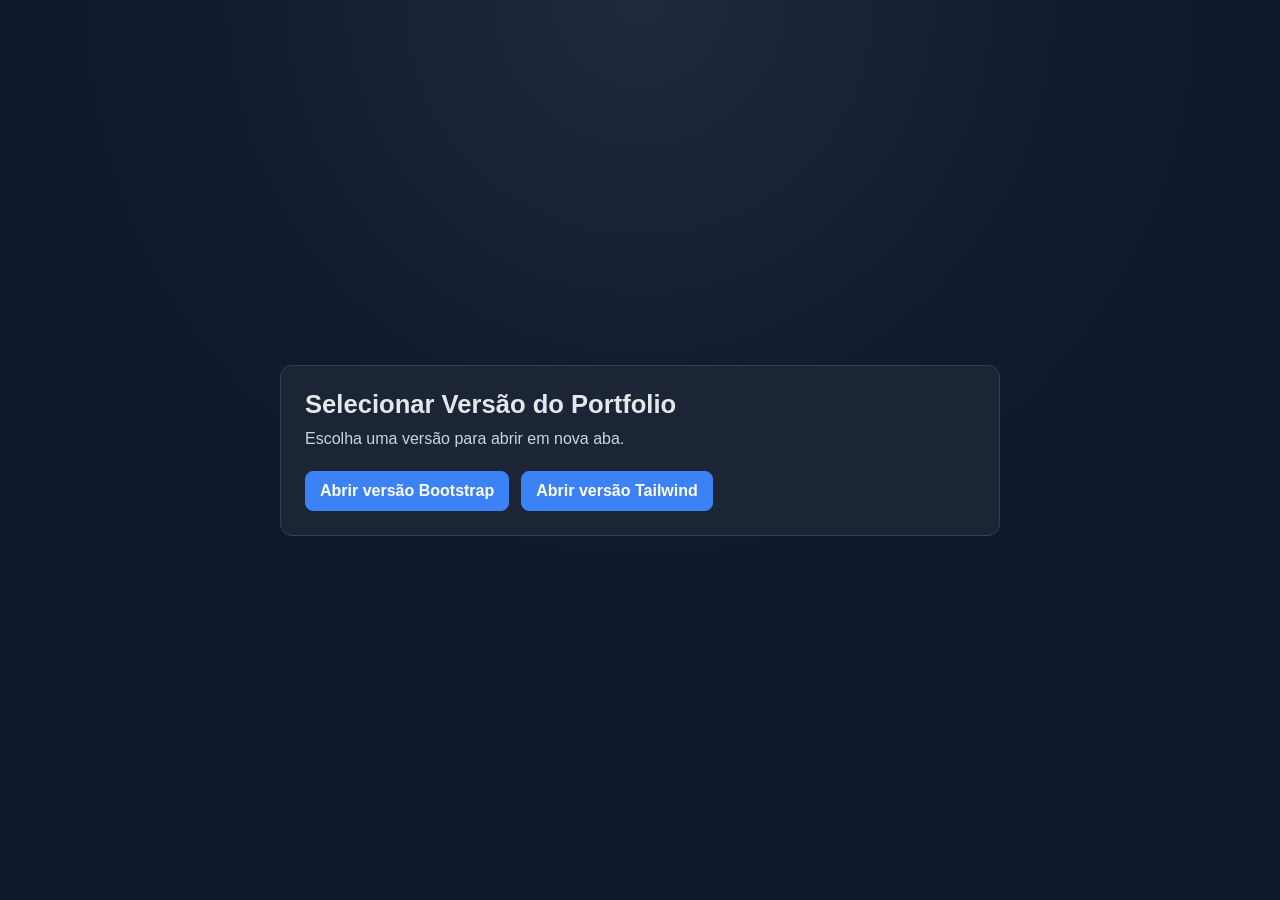
<file: index.html>
<!DOCTYPE html>
<html lang="pt-BR">
<head>
  <meta charset="UTF-8">
  <meta name="viewport" content="width=device-width, initial-scale=1.0">
  <title>Portfolio - Seletor de Versoes</title>
  <style>
    :root {
      --bg: #0f172a;
      --panel: #1e293b;
      --text: #e5e7eb;
      --muted: #cbd5e1;
      --accent: #3b82f6;
      --accent-hover: #2563eb;
      --border: #334155;
    }

    * {
      box-sizing: border-box;
    }

    body {
      margin: 0;
      font-family: "Segoe UI", Tahoma, Geneva, Verdana, sans-serif;
      background: radial-gradient(circle at top, #1e293b 0%, var(--bg) 55%);
      color: var(--text);
      min-height: 100vh;
      display: grid;
      place-items: center;
      padding: 24px;
    }

    main {
      width: 100%;
      max-width: 720px;
      background: color-mix(in srgb, var(--panel) 90%, black 10%);
      border: 1px solid var(--border);
      border-radius: 12px;
      padding: 24px;
    }

    h1 {
      margin: 0 0 8px;
      font-size: 1.6rem;
    }

    p {
      margin: 0;
      color: var(--muted);
      line-height: 1.5;
    }

    .actions {
      margin-top: 20px;
      display: flex;
      flex-wrap: wrap;
      gap: 12px;
    }

    .link-btn {
      display: inline-block;
      text-decoration: none;
      border: 1px solid var(--accent);
      background: var(--accent);
      color: #ffffff;
      font-weight: 600;
      border-radius: 8px;
      padding: 10px 14px;
      transition: background-color 0.2s ease;
    }

    .link-btn:hover,
    .link-btn:focus {
      background: var(--accent-hover);
      outline: none;
    }

    .small {
      margin-top: 16px;
      font-size: 0.9rem;
    }
  </style>
</head>
<body>
  <main role="main" aria-labelledby="titulo-principal">
    <h1 id="titulo-principal">Selecionar Versão do Portfolio</h1>
    <p>Escolha uma versão para abrir em nova aba.</p>

    <div class="actions" aria-label="Links para as versões do portfólio">
      <a class="link-btn" href="./versao-bootstrap/index.html" target="_blank" rel="noopener noreferrer" aria-label="Abrir versão Bootstrap em nova aba">
        Abrir versão Bootstrap
      </a>
      <a class="link-btn" href="./versao-tailwind/index.html" target="_blank" rel="noopener noreferrer" aria-label="Abrir versão Tailwind em nova aba">
        Abrir versão Tailwind
      </a>
    </div>
  </main>
</body>
</html>
</file>
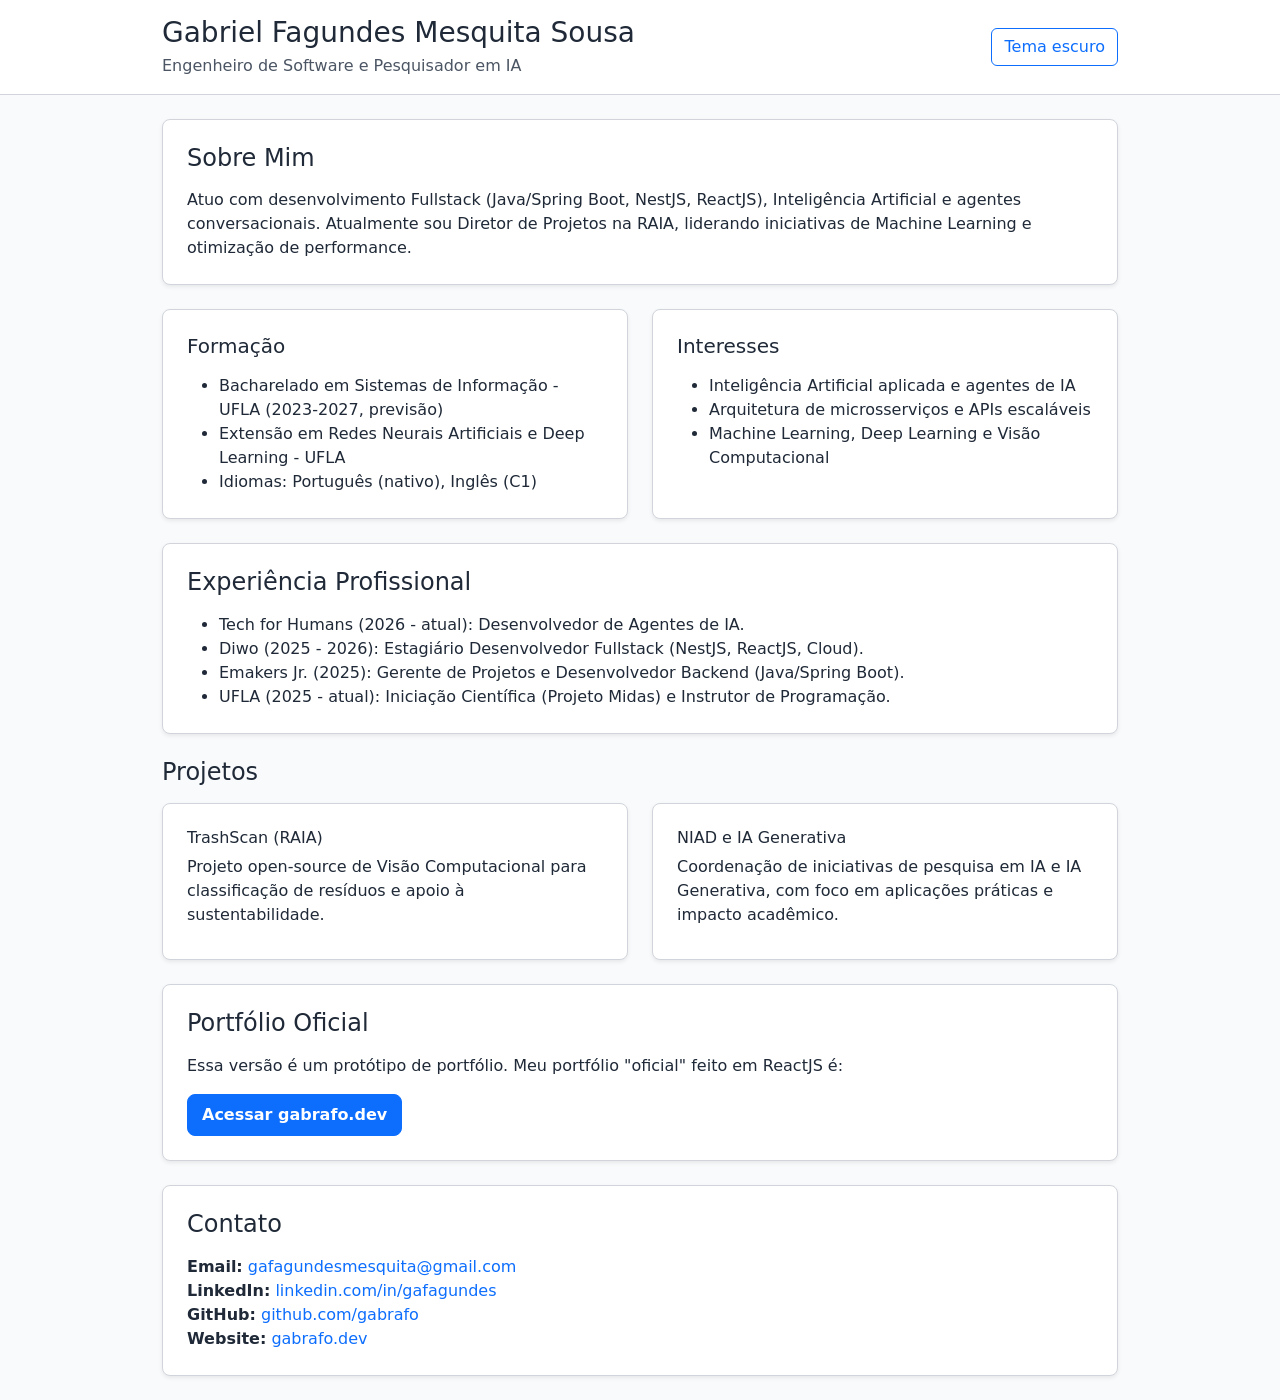
<file: versao-bootstrap/index.html>
<!DOCTYPE html>
<html lang="pt-BR" data-theme="light">
<head>
  <meta charset="UTF-8">
  <meta name="viewport" content="width=device-width, initial-scale=1.0">
  <title>Página Pessoal - Bootstrap</title>
  <meta name="description" content="Página pessoal simples e responsiva com Bootstrap e alternância de tema.">
  <link href="https://cdn.jsdelivr.net/npm/bootstrap@5.3.3/dist/css/bootstrap.min.css" rel="stylesheet" integrity="sha384-QWTKZyjpPEjISv5WaRU9OFeRpok6YctnYmDr5pNlyT2bRjXh0JMhjY6hW+ALEwIH" crossorigin="anonymous">
  <link rel="stylesheet" href="style.css">
</head>
<body class="site-body">
  <header class="site-header border-bottom" role="banner">
    <div class="container site-wrapper py-3 d-flex flex-wrap justify-content-between align-items-center gap-3">
      <div>
        <h1 class="h3 mb-1">Gabriel Fagundes Mesquita Sousa</h1>
        <p class="site-muted mb-0">Engenheiro de Software e Pesquisador em IA</p>
      </div>
      <div class="d-flex align-items-center gap-2">
        <button
          id="theme-toggle"
          class="btn btn-outline-primary"
          type="button"
          aria-label="Alternar entre tema claro e escuro"
          aria-pressed="false"
        >
          Tema escuro
        </button>
        <span id="theme-status" class="visually-hidden" aria-live="polite"></span>
      </div>
    </div>
  </header>

  <main id="conteudo-principal" class="container site-wrapper py-4" role="main">
    <section aria-labelledby="sobre-titulo" class="site-card p-4 mb-4 rounded-3 shadow-sm">
      <h2 id="sobre-titulo" class="h4 mb-3">Sobre Mim</h2>
      <p class="mb-0">
        Atuo com desenvolvimento Fullstack (Java/Spring Boot, NestJS, ReactJS), Inteligência Artificial e agentes conversacionais.
        Atualmente sou Diretor de Projetos na RAIA, liderando iniciativas de Machine Learning e otimização de performance.
      </p>
    </section>

    <div class="row g-4">
      <section class="col-12 col-lg-6" aria-labelledby="formacao-titulo">
        <div class="site-card p-4 h-100 rounded-3 shadow-sm">
          <h2 id="formacao-titulo" class="h5 mb-3">Formação</h2>
          <ul class="mb-0">
            <li>Bacharelado em Sistemas de Informação - UFLA (2023-2027, previsão)</li>
            <li>Extensão em Redes Neurais Artificiais e Deep Learning - UFLA</li>
            <li>Idiomas: Português (nativo), Inglês (C1)</li>
          </ul>
        </div>
      </section>

      <section class="col-12 col-lg-6" aria-labelledby="interesses-titulo">
        <div class="site-card p-4 h-100 rounded-3 shadow-sm">
          <h2 id="interesses-titulo" class="h5 mb-3">Interesses</h2>
          <ul class="mb-0">
            <li>Inteligência Artificial aplicada e agentes de IA</li>
            <li>Arquitetura de microsserviços e APIs escaláveis</li>
            <li>Machine Learning, Deep Learning e Visão Computacional</li>
          </ul>
        </div>
      </section>
    </div>

    <section aria-labelledby="experiencia-titulo" class="site-card p-4 mt-4 rounded-3 shadow-sm">
      <h2 id="experiencia-titulo" class="h4 mb-3">Experiência Profissional</h2>
      <ul class="mb-0">
        <li>Tech for Humans (2026 - atual): Desenvolvedor de Agentes de IA.</li>
        <li>Diwo (2025 - 2026): Estagiário Desenvolvedor Fullstack (NestJS, ReactJS, Cloud).</li>
        <li>Emakers Jr. (2025): Gerente de Projetos e Desenvolvedor Backend (Java/Spring Boot).</li>
        <li>UFLA (2025 - atual): Iniciação Científica (Projeto Midas) e Instrutor de Programação.</li>
      </ul>
    </section>

    <section aria-labelledby="projetos-titulo" class="mt-4">
      <h2 id="projetos-titulo" class="h4 mb-3">Projetos</h2>
      <div class="row g-4">
        <article class="col-12 col-md-6" aria-labelledby="projeto-1-titulo">
          <div class="site-card p-4 h-100 rounded-3 shadow-sm">
            <h3 id="projeto-1-titulo" class="h6 mb-2">TrashScan (RAIA)</h3>
            <p class="mb-2">Projeto open-source de Visão Computacional para classificação de resíduos e apoio à sustentabilidade.</p>
          </div>
        </article>

        <article class="col-12 col-md-6" aria-labelledby="projeto-2-titulo">
          <div class="site-card p-4 h-100 rounded-3 shadow-sm">
            <h3 id="projeto-2-titulo" class="h6 mb-2">NIAD e IA Generativa</h3>
            <p class="mb-2">Coordenação de iniciativas de pesquisa em IA e IA Generativa, com foco em aplicações práticas e impacto acadêmico.</p>
          </div>
        </article>
      </div>
    </section>

    <section aria-labelledby="portfolio-oficial-titulo" class="site-card p-4 mt-4 rounded-3 shadow-sm">
      <h2 id="portfolio-oficial-titulo" class="h4 mb-3">Portfólio Oficial</h2>
      <p class="mb-3">Essa versão é um protótipo de portfólio. Meu portfólio "oficial" feito em ReactJS é:</p>
      <a class="official-button" href="https://gabrafo.dev" target="_blank" rel="noopener noreferrer" aria-label="Abrir portfólio oficial em gabrafo.dev">Acessar gabrafo.dev</a>
    </section>

    <section aria-labelledby="contato-titulo" class="site-card p-4 mt-4 rounded-3 shadow-sm">
      <h2 id="contato-titulo" class="h4 mb-3">Contato</h2>
      <ul class="list-unstyled mb-0">
        <li><strong>Email:</strong> <a class="project-link" href="mailto:gafagundesmesquita@gmail.com">gafagundesmesquita@gmail.com</a></li>
        <li><strong>LinkedIn:</strong> <a class="project-link" href="https://linkedin.com/in/gafagundes" target="_blank" rel="noopener noreferrer" aria-label="Abrir LinkedIn">linkedin.com/in/gafagundes</a></li>
        <li><strong>GitHub:</strong> <a class="project-link" href="https://github.com/gabrafo" target="_blank" rel="noopener noreferrer" aria-label="Abrir GitHub">github.com/gabrafo</a></li>
        <li><strong>Website:</strong> <a class="project-link" href="https://gabrafo.dev" target="_blank" rel="noopener noreferrer" aria-label="Abrir website">gabrafo.dev</a></li>
      </ul>
    </section>
  </main>

  <script src="script.js"></script>
</body>
</html>
</file>
<file: versao-bootstrap/style.css>
:root[data-theme="light"] {
  --bg-color: #f8fafc;
  --text-color: #1f2937;
  --surface-color: #ffffff;
  --muted-color: #4b5563;
  --border-color: #d1d5db;
  --link-color: #0d6efd;
}

:root[data-theme="dark"] {
  --bg-color: #0f172a;
  --text-color: #e5e7eb;
  --surface-color: #1e293b;
  --muted-color: #cbd5e1;
  --border-color: #334155;
  --link-color: #60a5fa;
}

.site-body {
  background-color: var(--bg-color);
  color: var(--text-color);
  min-height: 100vh;
  transition: background-color 0.2s ease, color 0.2s ease;
}

.site-header {
  background-color: var(--surface-color);
  border-color: var(--border-color) !important;
}

.site-wrapper {
  width: 100%;
  max-width: 980px !important;
  margin-left: auto;
  margin-right: auto;
}

.site-card {
  background-color: var(--surface-color);
  border: 1px solid var(--border-color);
}

.site-muted {
  color: var(--muted-color);
}

.project-link {
  color: var(--link-color);
  text-decoration: none;
}

.project-link:hover,
.project-link:focus {
  text-decoration: underline;
}

.official-button {
  display: inline-block;
  background-color: var(--link-color);
  color: #ffffff;
  border: 1px solid var(--link-color);
  text-decoration: none;
  font-weight: 600;
  padding: 0.5rem 0.875rem;
  border-radius: 0.5rem;
}

.official-button:hover,
.official-button:focus {
  opacity: 0.92;
  text-decoration: none;
}
</file>
